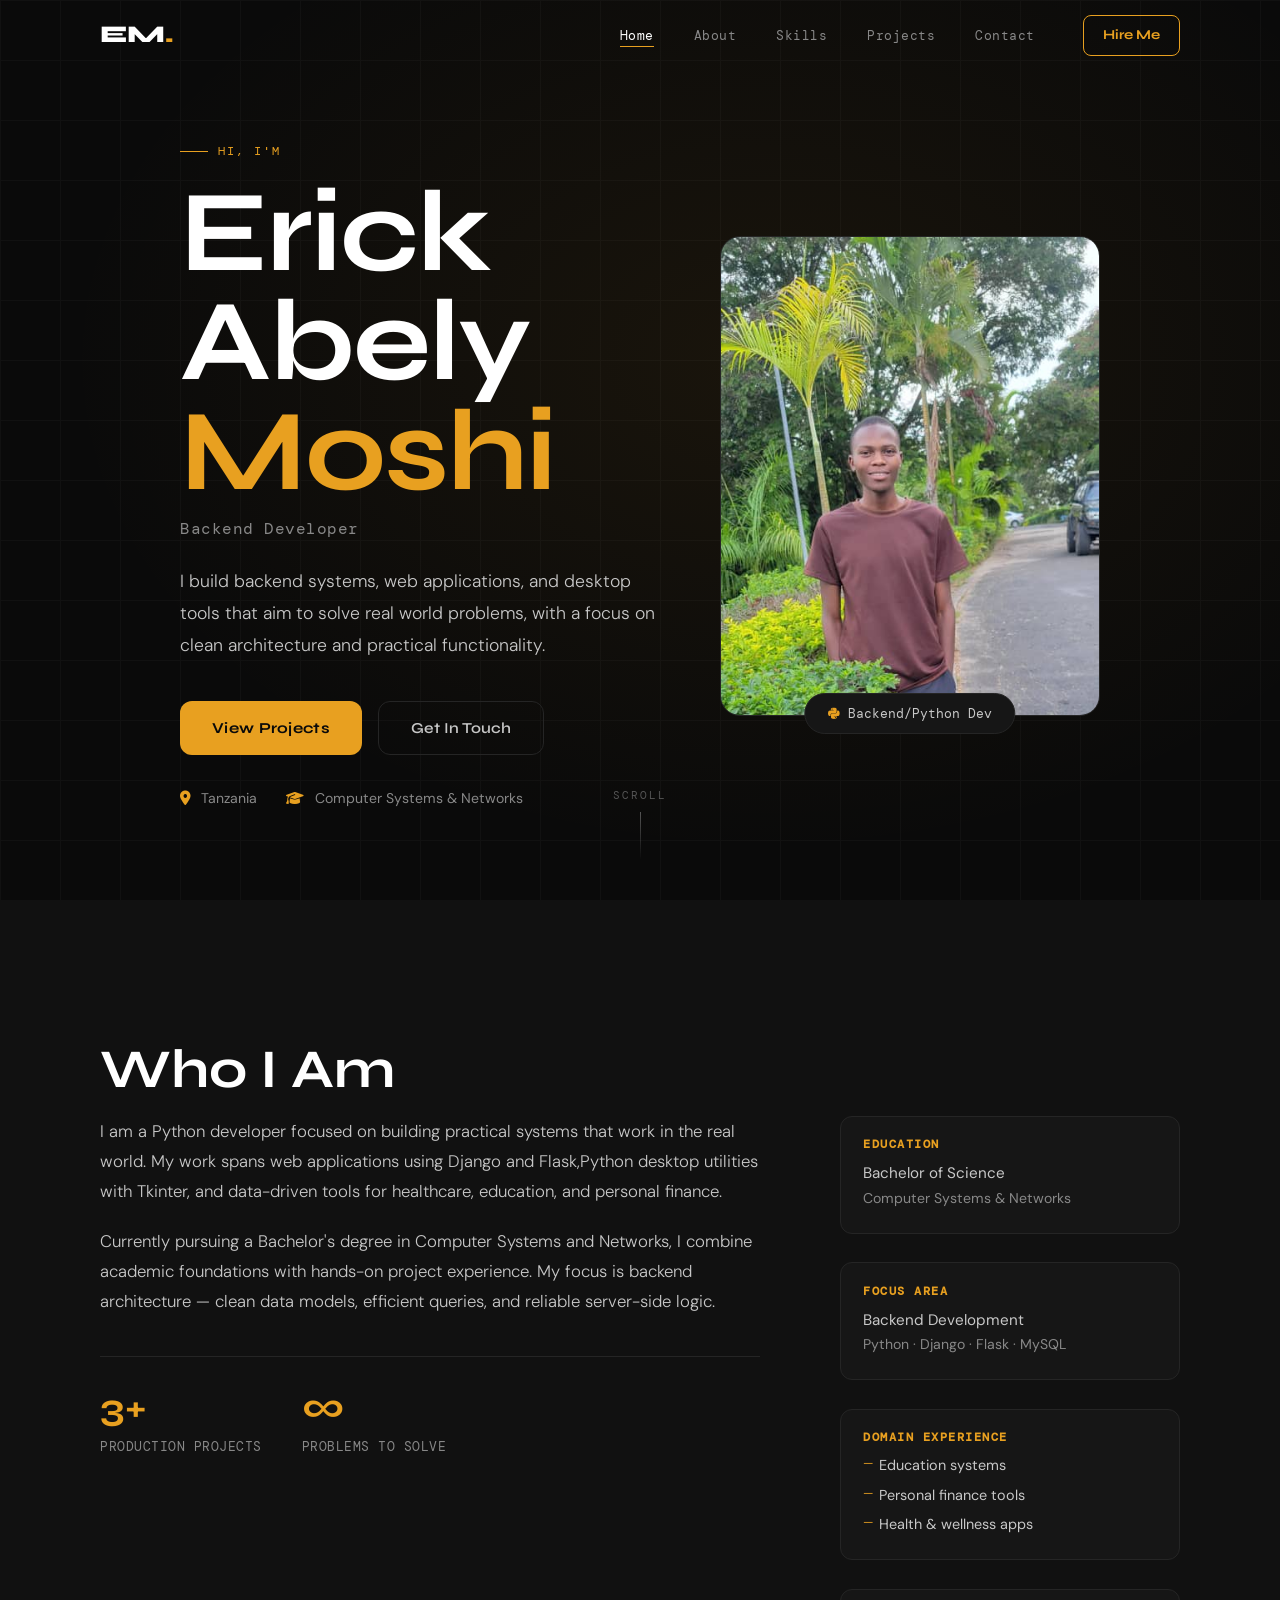
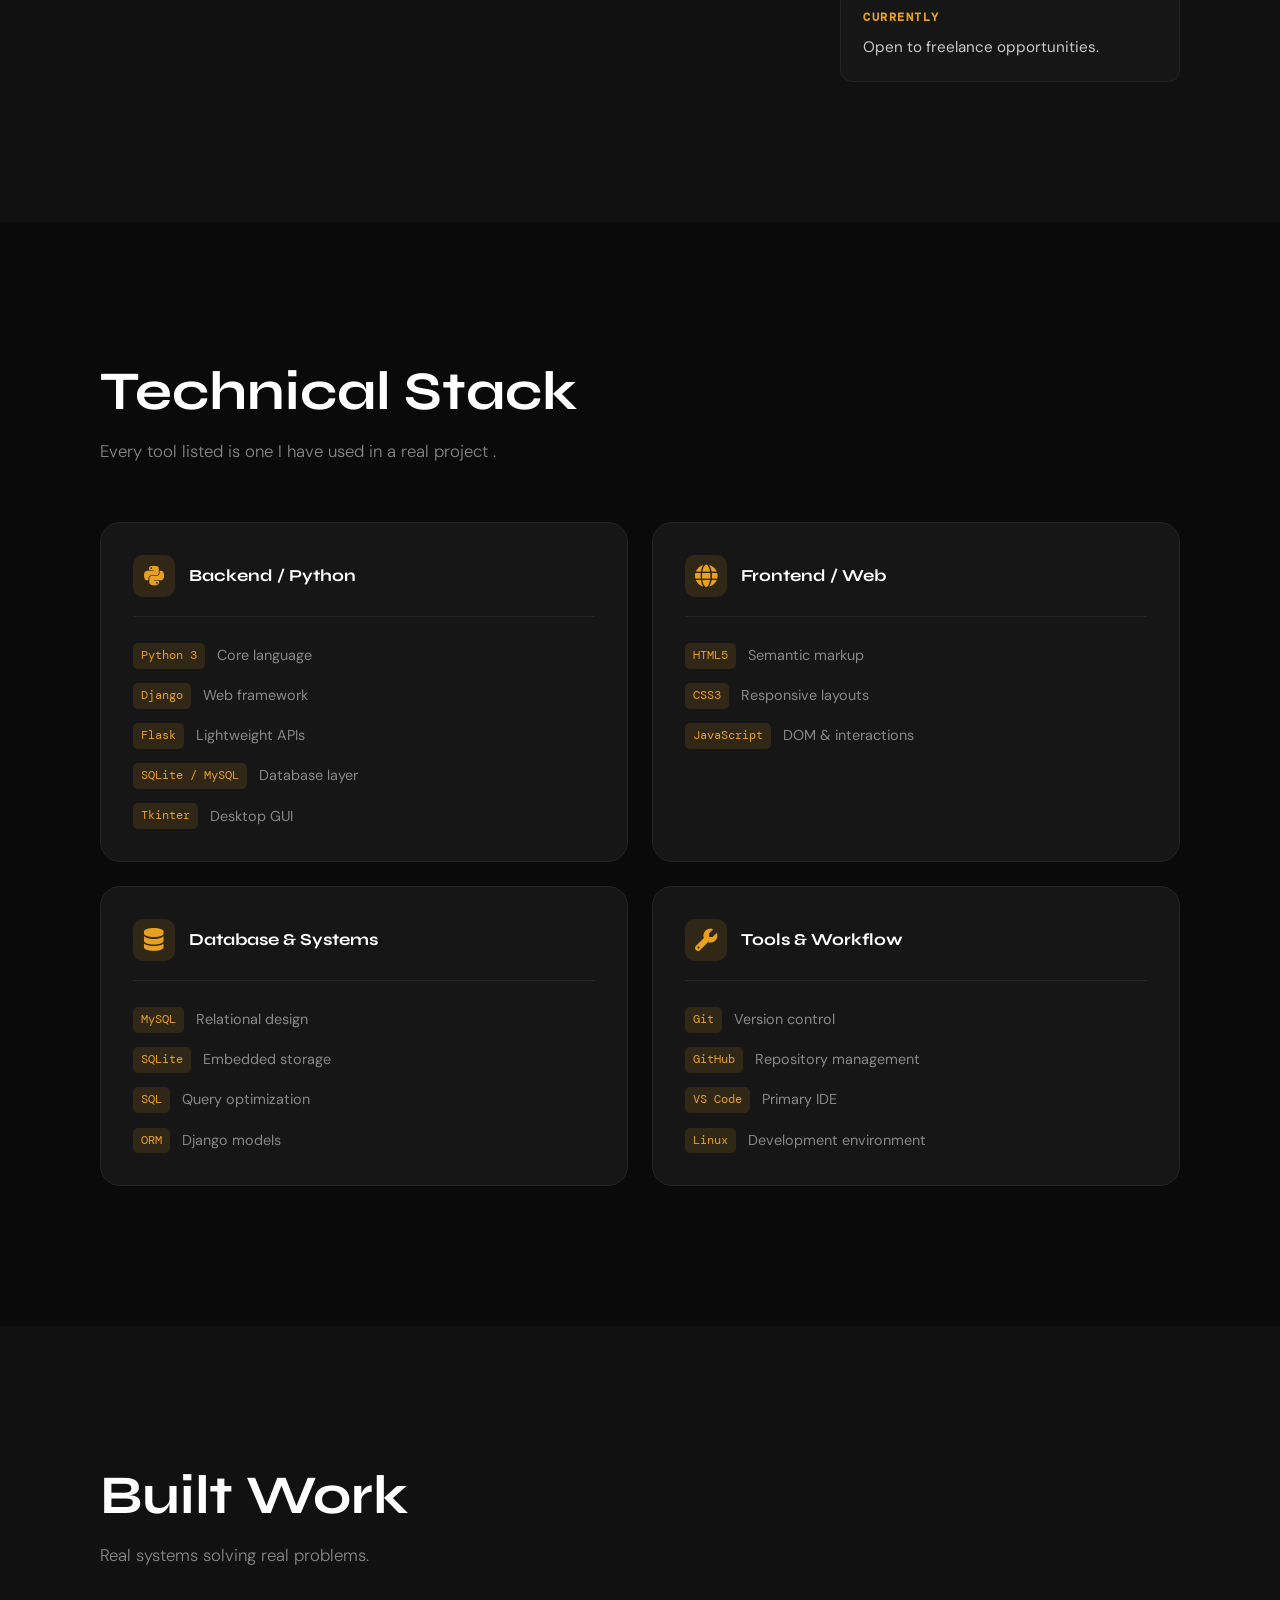
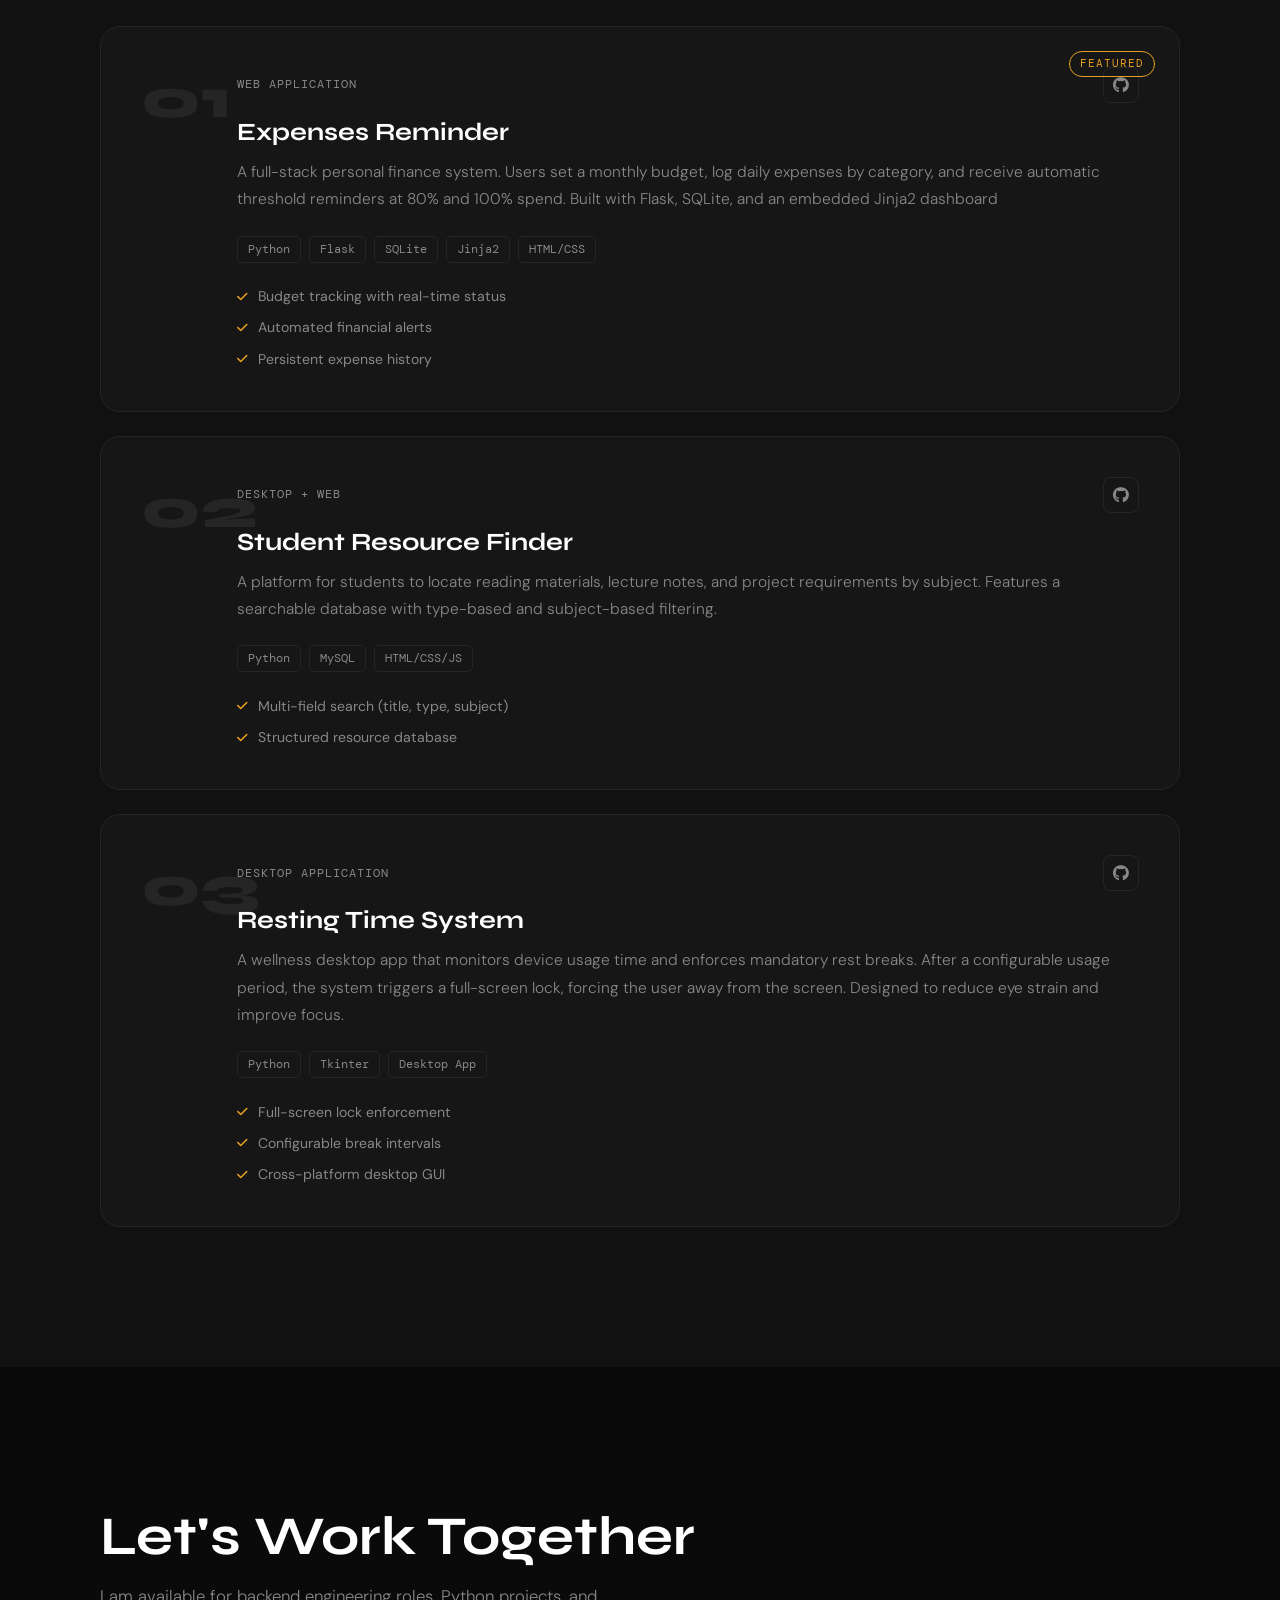
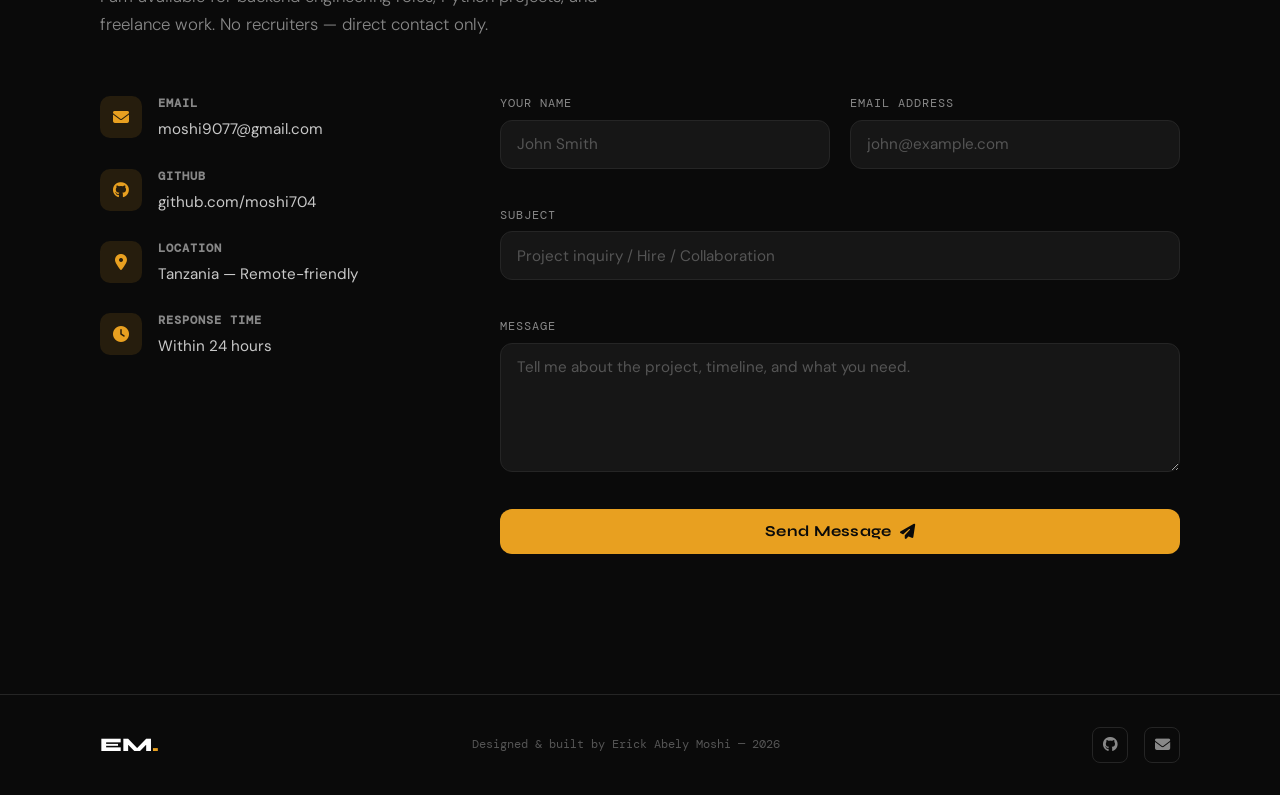
<file: index.html>
<!DOCTYPE html>
<html lang="en">
<head>
  <meta charset="UTF-8" />
  <meta name="viewport" content="width=device-width, initial-scale=1.0" />
  <title>Erick Abely Moshi — Python Developer</title>
  <meta name="description" content="Python Developer specializing in backend systems, web apps, and desktop tools. Available for hire." />
  <meta property="og:title" content="Erick Abely Moshi — Python Developer" />
  <meta property="og:description" content="Backend-focused Python developer building real-world systems." />
  <link rel="preconnect" href="https://fonts.googleapis.com" />
  <link rel="preconnect" href="https://fonts.gstatic.com" crossorigin />
  <link href="https://fonts.googleapis.com/css2?family=Syne:wght@400;500;600;700;800&family=DM+Mono:wght@300;400;500&family=DM+Sans:ital,wght@0,300;0,400;0,500;1,300&display=swap" rel="stylesheet" />
  <link rel="stylesheet" href="https://cdnjs.cloudflare.com/ajax/libs/font-awesome/6.5.0/css/all.min.css" />
  <link rel="stylesheet" href="style.css" />
</head>
<body>

  <!-- NAV -->
  <nav id="nav">
    <div class="nav-inner">
      <a href="#home" class="nav-logo">EM<span>.</span></a>
      <ul class="nav-links" id="nav-links">
        <li><a href="#home" data-nav>Home</a></li>
        <li><a href="#about" data-nav>About</a></li>
        <li><a href="#skills" data-nav>Skills</a></li>
        <li><a href="#projects" data-nav>Projects</a></li>
        <li><a href="#contact" data-nav>Contact</a></li>
      </ul>
      <a href="#contact" class="nav-cta">Hire Me</a>
      <button class="burger" id="burger" aria-label="Toggle menu" aria-expanded="false">
        <span></span><span></span><span></span>
      </button>
    </div>
  </nav>

  <!-- MOBILE MENU OVERLAY -->
  <div class="mobile-overlay" id="mobile-overlay">
    <ul>
      <li><a href="#home" class="mob-link">Home</a></li>
      <li><a href="#about" class="mob-link">About</a></li>
      <li><a href="#skills" class="mob-link">Skills</a></li>
      <li><a href="#projects" class="mob-link">Projects</a></li>
      <li><a href="#contact" class="mob-link">Contact</a></li>
    </ul>
  </div>

  <main>

    <!-- HERO -->
    <section id="home" class="hero">
      <div class="hero-grid">
        <div class="hero-text">
          <p class="hero-tag fade-up" style="--d:0ms">Hi, I'm</p>
          <h1 class="fade-up" style="--d:80ms">
            Erick<br/>Abely<br/><span>Moshi</span>
          </h1>
          <p class="hero-role fade-up" style="--d:160ms">Backend Developer</p>
          <p class="hero-bio fade-up" style="--d:240ms">
            I build backend systems, web applications, and desktop tools that aim to solve real world problems, with a focus on clean architecture and practical functionality.
          <div class="hero-actions fade-up" style="--d:320ms">
            <a href="#projects" class="btn-primary">View Projects</a>
            <a href="#contact" class="btn-ghost">Get In Touch</a>
          </div>
          <div class="hero-meta fade-up" style="--d:400ms">
            <span><i class="fa-solid fa-location-dot"></i> Tanzania</span>
            <span><i class="fa-solid fa-graduation-cap"></i> Computer Systems & Networks</span>
          </div>
        </div>

        <div class="hero-photo fade-up" style="--d:200ms">
          <div class="photo-frame">
           
            <img
              src="my photo.jpeg"
              alt="Erick Abely Moshi"
              id="profile-img"
              onerror="this.parentElement.classList.add('no-photo')"
            />
            <div class="photo-placeholder">
              <i class="fa-solid fa-user"></i>
              <span>Photo<br/>Coming Soon</span>
            </div>
          </div>
          <div class="photo-badge">
            <i class="fa-brands fa-python"></i>
            <span>Backend/Python Dev</span>
          </div>
        </div>
      </div>

      <div class="scroll-cue">
        <span>Scroll</span>
        <div class="scroll-line"></div>
      </div>
    </section>

    <!-- ABOUT -->
    <section id="about" class="about section">
      <div class="container">
  
        <h2 class="section-title reveal">Who I Am</h2>
        <div class="about-grid">
          <div class="about-text reveal">
            <p>
              I am a Python developer focused on building practical systems that work in the real world.
              My work spans web applications using Django and Flask,Python desktop utilities with Tkinter,
              and data-driven tools for healthcare, education, and personal finance.
            </p>
            <p>
              Currently pursuing a Bachelor's degree in Computer Systems and Networks, I combine
              academic foundations with hands-on project experience. My focus is backend architecture —
              clean data models, efficient queries, and reliable server-side logic.
            </p>
     
            <div class="about-stats">
              <div class="stat">
                <strong>3+</strong>
                <span>Production Projects</span>
              </div>
             
              <div class="stat">
                <strong>∞</strong>
                <span>Problems to Solve</span>
              </div>
            </div>
          </div>
          <div class="about-details reveal">
            <div class="detail-block">
              <h4>Education</h4>
              <p>Bachelor of Science<br/><em>Computer Systems & Networks</em></p>
            </div>
            <div class="detail-block">
              <h4>Focus Area</h4>
              <p>Backend Development<br/><em>Python · Django · Flask · MySQL</em></p>
            </div>
            <div class="detail-block">
              <h4>Domain Experience</h4>
              <ul>
                <li>Education systems</li>
                <li>Personal finance tools</li>
                <li>Health & wellness apps</li>
              </ul>
            </div>
            <div class="detail-block">
              <h4>Currently</h4>
              <p>Open to freelance opportunities.</p>
            </div>
          </div>
        </div>
      </div>
    </section>

    <!-- SKILLS -->
    <section id="skills" class="skills section">
      <div class="container">
        <h2 class="section-title reveal">Technical Stack</h2>
        <p class="section-sub reveal">
          Every tool listed is one I have used in a real project .
        </p>
        <div class="skills-grid">

          <div class="skill-card reveal">
            <div class="skill-card-header">
              <i class="fa-brands fa-python"></i>
              <h3>Backend / Python</h3>
            </div>
            <ul class="skill-list">
              <li><span class="tag">Python 3</span> Core language</li>
              <li><span class="tag">Django</span> Web framework</li>
              <li><span class="tag">Flask</span> Lightweight APIs</li>
              <li><span class="tag">SQLite / MySQL</span> Database layer</li>
              <li><span class="tag">Tkinter</span> Desktop GUI</li>
            </ul>
          </div>

          <div class="skill-card reveal">
            <div class="skill-card-header">
              <i class="fa-solid fa-globe"></i>
              <h3>Frontend / Web</h3>
            </div>
            <ul class="skill-list">
              <li><span class="tag">HTML5</span> Semantic markup</li>
              <li><span class="tag">CSS3</span> Responsive layouts</li>
              <li><span class="tag">JavaScript</span> DOM & interactions</li>
            </ul>
          </div>

          <div class="skill-card reveal">
            <div class="skill-card-header">
              <i class="fa-solid fa-database"></i>
              <h3>Database & Systems</h3>
            </div>
            <ul class="skill-list">
              <li><span class="tag">MySQL</span> Relational design</li>
              <li><span class="tag">SQLite</span> Embedded storage</li>
              <li><span class="tag">SQL</span> Query optimization</li>
              <li><span class="tag">ORM</span> Django models</li>
            </ul>
          </div>

          <div class="skill-card reveal">
            <div class="skill-card-header">
              <i class="fa-solid fa-wrench"></i>
              <h3>Tools & Workflow</h3>
            </div>
            <ul class="skill-list">
              <li><span class="tag">Git</span> Version control</li>
              <li><span class="tag">GitHub</span> Repository management</li>
              <li><span class="tag">VS Code</span> Primary IDE</li>
              <li><span class="tag">Linux</span> Development environment</li>
            </ul>
          </div>

        </div>
      </div>
    </section>

    <!-- PROJECTS -->
    <section id="projects" class="projects section">
      <div class="container">
        <h2 class="section-title reveal">Built Work</h2>
        <p class="section-sub reveal">Real systems solving real problems.</p>

        <div class="projects-grid">

          <article class="project-card reveal featured">
            <div class="project-number">01</div>
            <div class="project-body">
              <div class="project-meta">
                <span class="project-type">Web Application</span>
                <div class="project-links">
                  <a href="github.com/moshi704/Resting-Time-System" target="_blank" rel="noopener" aria-label="GitHub">
                    <i class="fa-brands fa-github"></i>
                  </a>
                </div>
              </div>
              <h3>Expenses Reminder</h3>
              <p>
                A full-stack personal finance system. Users set a monthly budget, log daily expenses by category,
                and receive automatic threshold reminders at 80% and 100% spend. Built with Flask, SQLite, and
                an embedded Jinja2 dashboard
              </p>
              <div class="project-stack">
                <span>Python</span>
                <span>Flask</span>
                <span>SQLite</span>
                <span>Jinja2</span>
                <span>HTML/CSS</span>
              </div>
              <div class="project-highlights">
                <div><i class="fa-solid fa-check"></i> Budget tracking with real-time status</div>
                <div><i class="fa-solid fa-check"></i> Automated financial alerts</div>
                <div><i class="fa-solid fa-check"></i> Persistent expense history</div>
              </div>
            </div>
          </article>

          <article class="project-card reveal">
            <div class="project-number">02</div>
            <div class="project-body">
              <div class="project-meta">
                <span class="project-type">Desktop + Web</span>
                <div class="project-links">
                  <a href="https://github.com/moshi704" target="_blank" rel="noopener" aria-label="GitHub">
                    <i class="fa-brands fa-github"></i>
                  </a>
                </div>
              </div>
              <h3>Student Resource Finder</h3>
              <p>
                A platform for students to locate reading materials, lecture notes, and project requirements
                by subject. Features a searchable database with type-based and subject-based filtering.
              </p>
              <div class="project-stack">
                <span>Python</span>
                <span>MySQL</span>
                <span>HTML/CSS/JS</span>
              </div>
              <div class="project-highlights">
                <div><i class="fa-solid fa-check"></i> Multi-field search (title, type, subject)</div>
                <div><i class="fa-solid fa-check"></i> Structured resource database</div>
              </div>
            </div>
          </article>

          <article class="project-card reveal">
            <div class="project-number">03</div>
            <div class="project-body">
              <div class="project-meta">
                <span class="project-type">Desktop Application</span>
                <div class="project-links">
                  <a href="https://github.com/moshi704" target="_blank" rel="noopener" aria-label="GitHub">
                    <i class="fa-brands fa-github"></i>
                  </a>
                </div>
              </div>
              <h3>Resting Time System</h3>
              <p>
                A wellness desktop app that monitors device usage time and enforces mandatory rest breaks.
                After a configurable usage period, the system triggers a full-screen lock, forcing the user
                away from the screen. Designed to reduce eye strain and improve focus.
              </p>
              <div class="project-stack">
                <span>Python</span>
                <span>Tkinter</span>
                <span>Desktop App</span>
              </div>
              <div class="project-highlights">
                <div><i class="fa-solid fa-check"></i> Full-screen lock enforcement</div>
                <div><i class="fa-solid fa-check"></i> Configurable break intervals</div>
                <div><i class="fa-solid fa-check"></i> Cross-platform desktop GUI</div>
              </div>
            </div>
          </article>

        </div>
      </div>
    </section>

    <!-- CONTACT -->
    <section id="contact" class="contact section">
      <div class="container">
        <h2 class="section-title reveal">Let's Work Together</h2>
        <p class="section-sub reveal">
          I am available for backend engineering roles, Python projects, and freelance work.
          No recruiters — direct contact only.
        </p>

        <div class="contact-grid reveal">
          <div class="contact-info">
            <div class="contact-item">
              <i class="fa-solid fa-envelope"></i>
              <div>
                <strong>Email</strong>
                <a href="mailto:moshi9077@gmail.com">moshi9077@gmail.com</a>
              </div>
            </div>
            <div class="contact-item">
              <i class="fa-brands fa-github"></i>
              <div>
                <strong>GitHub</strong>
                <a href="https://github.com/moshi704" target="_blank" rel="noopener">github.com/moshi704</a>
              </div>
            </div>
            <div class="contact-item">
              <i class="fa-solid fa-location-dot"></i>
              <div>
                <strong>Location</strong>
                <span>Tanzania — Remote-friendly</span>
              </div>
            </div>
            <div class="contact-item">
              <i class="fa-solid fa-clock"></i>
              <div>
                <strong>Response Time</strong>
                <span>Within 24 hours</span>
              </div>
            </div>
          </div>

          <form class="contact-form" id="contact-form" novalidate>
            <div class="form-row">
              <div class="form-group">
                <label for="name">Your Name</label>
                <input type="text" id="name" name="name" placeholder="John Smith" required />
                <span class="field-error" id="name-error"></span>
              </div>
              <div class="form-group">
                <label for="email">Email Address</label>
                <input type="email" id="email" name="email" placeholder="john@example.com" required />
                <span class="field-error" id="email-error"></span>
              </div>
            </div>
            <div class="form-group">
              <label for="subject">Subject</label>
              <input type="text" id="subject" name="subject" placeholder="Project inquiry / Hire / Collaboration" required />
              <span class="field-error" id="subject-error"></span>
            </div>
            <div class="form-group">
              <label for="message">Message</label>
              <textarea id="message" name="message" rows="5" placeholder="Tell me about the project, timeline, and what you need." required></textarea>
              <span class="field-error" id="message-error"></span>
            </div>
            <button type="submit" class="btn-primary btn-full" id="submit-btn">
              <span id="btn-text">Send Message</span>
              <i class="fa-solid fa-paper-plane" id="btn-icon"></i>
            </button>
            <div id="form-status" class="form-status" aria-live="polite"></div>
          </form>
        </div>
      </div>
    </section>

  </main>

  <footer>
    <div class="container footer-inner">
      <span class="footer-logo">EM<span>.</span></span>
      <p>Designed & built by Erick Abely Moshi — 2026</p>
      <div class="footer-links">
        <a href="https://github.com/moshi704" target="_blank" rel="noopener"><i class="fa-brands fa-github"></i></a>
        <a href="mailto:moshi9077@gmail.com"><i class="fa-solid fa-envelope"></i></a>
      </div>
    </div>
  </footer>

  <div id="back-to-top" aria-label="Back to top">
    <i class="fa-solid fa-arrow-up"></i>
  </div>

  <script src="script.js"></script>
</body>
</html>
</file>
<file: style.css>
:root {
  --black:       #0a0a0a;
  --off-black:   #111111;
  --panel:       #161616;
  --border:      #252525;
  --border-soft: #1e1e1e;
  --muted:       #555555;
  --text-dim:    #888888;
  --text:        #c8c8c8;
  --text-bright: #f0f0f0;
  --white:       #ffffff;

  --accent:      #e8a020;
  --accent-dim:  rgba(232, 160, 32, 0.12);
  --accent-glow: rgba(232, 160, 32, 0.25);

  --nav-h:       72px;
  --section-gap: 140px;
  --radius:      12px;
  --radius-lg:   20px;

  --ease-out: cubic-bezier(0.16, 1, 0.3, 1);
  --ease-in:  cubic-bezier(0.7, 0, 0.84, 0);
}

/* RESET  */
*, *::before, *::after { box-sizing: border-box; margin: 0; padding: 0; }

html {
  scroll-behavior: smooth;
  font-size: 16px;
}

body {
  font-family: 'DM Sans', sans-serif;
  background: var(--black);
  color: var(--text);
  line-height: 1.65;
  overflow-x: hidden;
  -webkit-font-smoothing: antialiased;
}

img { display: block; max-width: 100%; }
a { text-decoration: none; color: inherit; }
ul { list-style: none; }
button { font-family: inherit; cursor: pointer; border: none; background: none; }
input, textarea { font-family: inherit; }

/* TYPOGRAPHY */
h1, h2, h3, h4, .nav-logo, .footer-logo {
  font-family: 'Syne', sans-serif;
  font-weight: 700;
  line-height: 1.1;
  color: var(--white);
}

/*  UTILITIES  */
.container {
  max-width: 1160px;
  margin: 0 auto;
  padding: 0 40px;
}

.section {
  padding: var(--section-gap) 0;
}

.section-label {
  font-family: 'DM Mono', monospace;
  font-size: 0.78rem;
  color: var(--accent);
  letter-spacing: 2px;
  text-transform: uppercase;
  margin-bottom: 1.2rem;
}

.section-title {
  font-size: clamp(2.2rem, 5vw, 3.4rem);
  color: var(--white);
  margin-bottom: 1rem;
}

.section-sub {
  font-size: 1.05rem;
  color: var(--text-dim);
  max-width: 540px;
  margin-bottom: 3.5rem;
  font-weight: 300;
}

/*  BUTTONS  */
.btn-primary {
  display: inline-flex;
  align-items: center;
  gap: 0.5rem;
  background: var(--accent);
  color: var(--black);
  font-family: 'Syne', sans-serif;
  font-weight: 700;
  font-size: 0.95rem;
  padding: 0.85rem 2rem;
  border-radius: var(--radius);
  transition: opacity 0.2s, transform 0.2s var(--ease-out), box-shadow 0.3s;
  letter-spacing: 0.3px;
}

.btn-primary:hover {
  opacity: 0.9;
  transform: translateY(-2px);
  box-shadow: 0 12px 32px var(--accent-glow);
  color: var(--black);
}

.btn-ghost {
  display: inline-flex;
  align-items: center;
  gap: 0.5rem;
  border: 1px solid var(--border);
  color: var(--text);
  font-family: 'Syne', sans-serif;
  font-weight: 600;
  font-size: 0.95rem;
  padding: 0.85rem 2rem;
  border-radius: var(--radius);
  transition: border-color 0.2s, color 0.2s, transform 0.2s var(--ease-out);
}

.btn-ghost:hover {
  border-color: var(--accent);
  color: var(--accent);
  transform: translateY(-2px);
}

.btn-full { width: 100%; justify-content: center; }

/*  NAV  */
#nav {
  position: fixed;
  top: 0;
  left: 0;
  right: 0;
  z-index: 1000;
  height: var(--nav-h);
  border-bottom: 1px solid transparent;
  transition: background 0.4s, border-color 0.4s, backdrop-filter 0.4s;
}

#nav.scrolled {
  background: rgba(10, 10, 10, 0.9);
  backdrop-filter: blur(20px);
  -webkit-backdrop-filter: blur(20px);
  border-bottom-color: var(--border);
}

.nav-inner {
  max-width: 1160px;
  margin: 0 auto;
  padding: 0 40px;
  height: 100%;
  display: flex;
  align-items: center;
  gap: 3rem;
}

.nav-logo {
  font-size: 1.5rem;
  font-weight: 800;
  color: var(--white);
  margin-right: auto;
}

.nav-logo span { color: var(--accent); }

.nav-links {
  display: flex;
  gap: 2.5rem;
}

.nav-links a {
  font-family: 'DM Mono', monospace;
  font-size: 0.82rem;
  color: var(--text-dim);
  letter-spacing: 0.5px;
  transition: color 0.2s;
  position: relative;
}

.nav-links a::after {
  content: '';
  position: absolute;
  bottom: -3px;
  left: 0;
  width: 0;
  height: 1px;
  background: var(--accent);
  transition: width 0.3s var(--ease-out);
}

.nav-links a:hover,
.nav-links a.active { color: var(--white); }

.nav-links a:hover::after,
.nav-links a.active::after { width: 100%; }

.nav-cta {
  font-family: 'Syne', sans-serif;
  font-weight: 700;
  font-size: 0.85rem;
  color: var(--accent);
  border: 1px solid var(--accent);
  padding: 0.5rem 1.2rem;
  border-radius: 8px;
  transition: background 0.2s, color 0.2s;
}

.nav-cta:hover {
  background: var(--accent);
  color: var(--black);
}

.burger {
  display: none;
  flex-direction: column;
  gap: 5px;
  padding: 6px;
}

.burger span {
  display: block;
  width: 22px;
  height: 2px;
  background: var(--text);
  border-radius: 2px;
  transition: all 0.35s var(--ease-out);
  transform-origin: center;
}

/*  MOBILE OVERLAY  */
.mobile-overlay {
  position: fixed;
  inset: 0;
  z-index: 999;
  background: var(--off-black);
  display: flex;
  align-items: center;
  justify-content: center;
  opacity: 0;
  pointer-events: none;
  transition: opacity 0.4s var(--ease-out);
}

.mobile-overlay.open {
  opacity: 1;
  pointer-events: all;
}

.mobile-overlay ul {
  display: flex;
  flex-direction: column;
  align-items: center;
  gap: 2.5rem;
}

.mobile-overlay a {
  font-family: 'Syne', sans-serif;
  font-size: 2.2rem;
  font-weight: 800;
  color: var(--text-dim);
  transition: color 0.2s;
}

.mobile-overlay a:hover { color: var(--accent); }

/* SCROLL REVEAl */
.fade-up {
  opacity: 0;
  transform: translateY(28px);
  animation: fadeUp 0.9s var(--ease-out) both;
  animation-delay: var(--d, 0ms);
}

@keyframes fadeUp {
  to { opacity: 1; transform: translateY(0); }
}

.reveal {
  opacity: 0;
  transform: translateY(32px);
  transition: opacity 0.8s var(--ease-out), transform 0.8s var(--ease-out);
}

.reveal.visible {
  opacity: 1;
  transform: none;
}

/*  HERO */
.hero {
  min-height: 100vh;
  display: flex;
  flex-direction: column;
  justify-content: center;
  padding: calc(var(--nav-h) + 60px) 0 80px;
  position: relative;
  overflow: hidden;
}

/* Subtle grid background */
.hero::before {
  content: '';
  position: absolute;
  inset: 0;
  background-image:
    linear-gradient(var(--border-soft) 1px, transparent 1px),
    linear-gradient(90deg, var(--border-soft) 1px, transparent 1px);
  background-size: 60px 60px;
  opacity: 0.35;
  pointer-events: none;
}

/* Top fade mask on grid */
.hero::after {
  content: '';
  position: absolute;
  inset: 0;
  background: radial-gradient(ellipse at 60% 40%, rgba(232,160,32,0.07) 0%, transparent 65%);
  pointer-events: none;
}

.hero-grid {
  max-width: 1160px;
  margin: 0 auto;
  padding: 0 40px;
  display: grid;
  grid-template-columns: 1fr 380px;
  gap: 60px;
  align-items: center;
  position: relative;
  z-index: 1;
}

.hero-tag {
  font-family: 'DM Mono', monospace;
  font-size: 0.78rem;
  color: var(--accent);
  letter-spacing: 2px;
  text-transform: uppercase;
  display: flex;
  align-items: center;
  gap: 0.6rem;
}

.hero-tag::before {
  content: '';
  width: 28px;
  height: 1px;
  background: var(--accent);
}

.hero h1 {
  font-size: clamp(4rem, 9vw, 7.5rem);
  letter-spacing: -2px;
  line-height: 0.95;
  margin: 1rem 0 0.6rem;
}

.hero h1 span { color: var(--accent); }

.hero-role {
  font-family: 'DM Mono', monospace;
  font-size: 1rem;
  color: var(--text-dim);
  margin-bottom: 1.5rem;
  letter-spacing: 0.5px;
}

.hero-bio {
  font-size: 1.1rem;
  color: var(--text);
  max-width: 480px;
  font-weight: 300;
  margin-bottom: 2.5rem;
  line-height: 1.8;
}

.hero-actions {
  display: flex;
  gap: 1rem;
  flex-wrap: wrap;
  margin-bottom: 2rem;
}

.hero-meta {
  display: flex;
  gap: 1.8rem;
  font-size: 0.88rem;
  color: var(--text-dim);
  flex-wrap: wrap;
}

.hero-meta i { color: var(--accent); margin-right: 0.4rem; }

/* Photo frame */
.hero-photo { position: relative; }

.photo-frame {
  width: 100%;
  aspect-ratio: 3/4;
  max-height: 480px;
  border-radius: var(--radius-lg);
  background: var(--panel);
  border: 1px solid var(--border);
  overflow: hidden;
  position: relative;
}

.photo-frame img {
  width: 100%;
  height: 100%;
  object-fit: cover;
  object-position: top center;
  display: block;
  transition: opacity 0.4s;
}

/* When img fails to load */
.photo-frame.no-photo img { opacity: 0; }
.photo-frame.no-photo .photo-placeholder { opacity: 1; }

.photo-placeholder {
  position: absolute;
  inset: 0;
  display: flex;
  flex-direction: column;
  align-items: center;
  justify-content: center;
  gap: 1rem;
  opacity: 0;
  transition: opacity 0.3s;
}

/* Show placeholder by default until image loads */
.photo-frame:not(.no-photo) .photo-placeholder { display: none; }

.photo-placeholder i {
  font-size: 3.5rem;
  color: var(--border);
}

.photo-placeholder span {
  font-family: 'DM Mono', monospace;
  font-size: 0.75rem;
  color: var(--muted);
  text-align: center;
  letter-spacing: 1px;
  text-transform: uppercase;
}

.photo-badge {
  position: absolute;
  bottom: -18px;
  left: 50%;
  transform: translateX(-50%);
  background: var(--panel);
  border: 1px solid var(--border);
  border-radius: 50px;
  padding: 0.55rem 1.4rem;
  display: flex;
  align-items: center;
  gap: 0.6rem;
  font-family: 'DM Mono', monospace;
  font-size: 0.8rem;
  color: var(--text);
  white-space: nowrap;
}

.photo-badge i { color: var(--accent); }

/* scroll cue */
.scroll-cue {
  position: absolute;
  bottom: 40px;
  left: 50%;
  transform: translateX(-50%);
  display: flex;
  flex-direction: column;
  align-items: center;
  gap: 8px;
  z-index: 1;
}

.scroll-cue span {
  font-family: 'DM Mono', monospace;
  font-size: 0.7rem;
  color: var(--muted);
  letter-spacing: 2px;
  text-transform: uppercase;
}

.scroll-line {
  width: 1px;
  height: 48px;
  background: linear-gradient(to bottom, var(--muted), transparent);
  animation: scrollBob 2.5s ease-in-out infinite;
}

@keyframes scrollBob {
  0%, 100% { opacity: 0.4; transform: scaleY(1); }
  50% { opacity: 1; transform: scaleY(1.15); }
}

/*  ABOUT  */
.about { background: var(--off-black); }

.about-grid {
  display: grid;
  grid-template-columns: 1fr 340px;
  gap: 80px;
  align-items: start;
}

.about-text p {
  margin-bottom: 1.2rem;
  font-size: 1.05rem;
  color: var(--text);
  font-weight: 300;
  line-height: 1.8;
}

.about-stats {
  display: flex;
  gap: 2.5rem;
  margin-top: 2.5rem;
  padding-top: 2rem;
  border-top: 1px solid var(--border);
  flex-wrap: wrap;
}

.stat strong {
  display: block;
  font-family: 'Syne', sans-serif;
  font-size: 2.4rem;
  color: var(--accent);
  line-height: 1;
  margin-bottom: 0.3rem;
}

.stat span {
  font-size: 0.8rem;
  color: var(--text-dim);
  font-family: 'DM Mono', monospace;
  text-transform: uppercase;
  letter-spacing: 0.5px;
}

.about-details {
  display: flex;
  flex-direction: column;
  gap: 1.8rem;
}

.detail-block {
  padding: 1.4rem;
  background: var(--panel);
  border: 1px solid var(--border);
  border-radius: var(--radius);
}

.detail-block h4 {
  font-size: 0.72rem;
  font-family: 'DM Mono', monospace;
  color: var(--accent);
  text-transform: uppercase;
  letter-spacing: 1.5px;
  margin-bottom: 0.6rem;
}

.detail-block p {
  font-size: 0.95rem;
  color: var(--text);
  line-height: 1.6;
}

.detail-block em {
  color: var(--text-dim);
  font-style: normal;
  font-size: 0.88rem;
}

.detail-block ul { display: flex; flex-direction: column; gap: 0.35rem; }

.detail-block li {
  font-size: 0.9rem;
  color: var(--text);
  padding-left: 1rem;
  position: relative;
}

.detail-block li::before {
  content: '—';
  position: absolute;
  left: 0;
  color: var(--accent);
  font-size: 0.75rem;
}

/* SKILLS  */
.skills-grid {
  display: grid;
  grid-template-columns: repeat(2, 1fr);
  gap: 1.5rem;
}

.skill-card {
  background: var(--panel);
  border: 1px solid var(--border);
  border-radius: var(--radius-lg);
  padding: 2rem;
  transition: border-color 0.3s, transform 0.3s var(--ease-out);
}

.skill-card:hover {
  border-color: var(--accent);
  transform: translateY(-4px);
}

.skill-card-header {
  display: flex;
  align-items: center;
  gap: 0.9rem;
  margin-bottom: 1.6rem;
  padding-bottom: 1.2rem;
  border-bottom: 1px solid var(--border);
}

.skill-card-header i {
  font-size: 1.4rem;
  color: var(--accent);
  width: 42px;
  height: 42px;
  display: flex;
  align-items: center;
  justify-content: center;
  background: var(--accent-dim);
  border-radius: 10px;
  flex-shrink: 0;
}

.skill-card-header h3 {
  font-size: 1.05rem;
  color: var(--white);
}

.skill-list {
  display: flex;
  flex-direction: column;
  gap: 0.9rem;
}

.skill-list li {
  display: flex;
  align-items: center;
  gap: 0.75rem;
  font-size: 0.9rem;
  color: var(--text-dim);
}

.tag {
  font-family: 'DM Mono', monospace;
  font-size: 0.75rem;
  color: var(--accent);
  background: var(--accent-dim);
  padding: 3px 8px;
  border-radius: 5px;
  white-space: nowrap;
  flex-shrink: 0;
}

/*  PROJECTS  */
.projects { background: var(--off-black); }

.projects-grid {
  display: flex;
  flex-direction: column;
  gap: 1.5rem;
}

.project-card {
  background: var(--panel);
  border: 1px solid var(--border);
  border-radius: var(--radius-lg);
  padding: 2.5rem;
  display: grid;
  grid-template-columns: 64px 1fr;
  gap: 2rem;
  transition: border-color 0.3s, transform 0.35s var(--ease-out), box-shadow 0.35s;
}

.project-card:hover {
  border-color: var(--accent);
  transform: translateY(-4px);
  box-shadow: 0 20px 60px rgba(0, 0, 0, 0.4);
}

.project-card.featured {
  border-color: var(--border);
  position: relative;
}

.project-card.featured::before {
  content: 'Featured';
  position: absolute;
  top: 1.5rem;
  right: 1.5rem;
  font-family: 'DM Mono', monospace;
  font-size: 0.68rem;
  color: var(--accent);
  border: 1px solid var(--accent);
  padding: 3px 10px;
  border-radius: 50px;
  letter-spacing: 1px;
  text-transform: uppercase;
}

.project-number {
  font-family: 'Syne', sans-serif;
  font-size: 3.5rem;
  font-weight: 800;
  color: var(--border);
  line-height: 1;
  padding-top: 4px;
}

.project-meta {
  display: flex;
  justify-content: space-between;
  align-items: center;
  margin-bottom: 1rem;
}

.project-type {
  font-family: 'DM Mono', monospace;
  font-size: 0.72rem;
  color: var(--text-dim);
  text-transform: uppercase;
  letter-spacing: 1px;
}

.project-links a {
  width: 36px;
  height: 36px;
  display: flex;
  align-items: center;
  justify-content: center;
  border: 1px solid var(--border);
  border-radius: 8px;
  color: var(--text-dim);
  font-size: 1rem;
  transition: border-color 0.2s, color 0.2s;
}

.project-links a:hover {
  border-color: var(--accent);
  color: var(--accent);
}

.project-body h3 {
  font-size: 1.55rem;
  color: var(--white);
  margin-bottom: 0.8rem;
}

.project-body p {
  font-size: 0.97rem;
  color: var(--text-dim);
  line-height: 1.75;
  font-weight: 300;
  margin-bottom: 1.4rem;
}

.project-stack {
  display: flex;
  flex-wrap: wrap;
  gap: 0.5rem;
  margin-bottom: 1.4rem;
}

.project-stack span {
  font-family: 'DM Mono', monospace;
  font-size: 0.72rem;
  color: var(--text-dim);
  border: 1px solid var(--border);
  padding: 3px 10px;
  border-radius: 5px;
}

.project-highlights {
  display: flex;
  flex-direction: column;
  gap: 0.5rem;
}

.project-highlights div {
  font-size: 0.88rem;
  color: var(--text-dim);
  display: flex;
  align-items: center;
  gap: 0.6rem;
}

.project-highlights i {
  color: var(--accent);
  font-size: 0.75rem;
}

/*  CONTACT  */
.contact-grid {
  display: grid;
  grid-template-columns: 340px 1fr;
  gap: 60px;
  align-items: start;
}

.contact-info {
  display: flex;
  flex-direction: column;
  gap: 1.5rem;
}

.contact-item {
  display: flex;
  gap: 1rem;
  align-items: flex-start;
}

.contact-item > i {
  width: 42px;
  height: 42px;
  flex-shrink: 0;
  background: var(--accent-dim);
  color: var(--accent);
  border-radius: 10px;
  display: flex;
  align-items: center;
  justify-content: center;
  font-size: 1rem;
  margin-top: 2px;
}

.contact-item div {
  display: flex;
  flex-direction: column;
  gap: 0.2rem;
}

.contact-item strong {
  font-size: 0.75rem;
  font-family: 'DM Mono', monospace;
  color: var(--text-dim);
  text-transform: uppercase;
  letter-spacing: 1px;
}

.contact-item a,
.contact-item span {
  font-size: 0.95rem;
  color: var(--text);
  transition: color 0.2s;
}

.contact-item a:hover { color: var(--accent); }

/* Contact Form */
.contact-form {
  display: flex;
  flex-direction: column;
  gap: 1.2rem;
}

.form-row {
  display: grid;
  grid-template-columns: 1fr 1fr;
  gap: 1.2rem;
}

.form-group {
  display: flex;
  flex-direction: column;
  gap: 0.4rem;
}

.form-group label {
  font-family: 'DM Mono', monospace;
  font-size: 0.72rem;
  color: var(--text-dim);
  text-transform: uppercase;
  letter-spacing: 1px;
}

.form-group input,
.form-group textarea {
  background: var(--panel);
  border: 1px solid var(--border);
  border-radius: var(--radius);
  padding: 0.85rem 1rem;
  font-size: 0.95rem;
  color: var(--text-bright);
  outline: none;
  transition: border-color 0.2s, box-shadow 0.2s;
  resize: vertical;
}

.form-group input::placeholder,
.form-group textarea::placeholder {
  color: var(--muted);
}

.form-group input:focus,
.form-group textarea:focus {
  border-color: var(--accent);
  box-shadow: 0 0 0 3px var(--accent-glow);
}

.form-group input.error,
.form-group textarea.error {
  border-color: #ef4444;
}

.field-error {
  font-family: 'DM Mono', monospace;
  font-size: 0.7rem;
  color: #ef4444;
  min-height: 1em;
}

.form-status {
  font-size: 0.9rem;
  text-align: center;
  padding: 0.75rem;
  border-radius: var(--radius);
  display: none;
}

.form-status.success {
  display: block;
  background: rgba(16, 185, 129, 0.1);
  border: 1px solid rgba(16, 185, 129, 0.3);
  color: #10b981;
}

.form-status.error {
  display: block;
  background: rgba(239, 68, 68, 0.1);
  border: 1px solid rgba(239, 68, 68, 0.3);
  color: #ef4444;
}

/*  FOOTER  */
footer {
  border-top: 1px solid var(--border);
  padding: 2rem 0;
}

.footer-inner {
  display: flex;
  align-items: center;
  justify-content: space-between;
  gap: 1.5rem;
  flex-wrap: wrap;
}

.footer-logo { font-size: 1.2rem; font-weight: 800; }
.footer-logo span { color: var(--accent); }

footer p {
  font-family: 'DM Mono', monospace;
  font-size: 0.75rem;
  color: var(--muted);
}

.footer-links {
  display: flex;
  gap: 1rem;
}

.footer-links a {
  width: 36px;
  height: 36px;
  display: flex;
  align-items: center;
  justify-content: center;
  border: 1px solid var(--border);
  border-radius: 8px;
  color: var(--text-dim);
  font-size: 0.95rem;
  transition: border-color 0.2s, color 0.2s;
}

.footer-links a:hover {
  border-color: var(--accent);
  color: var(--accent);
}

/*  BACK TO TOP  */
#back-to-top {
  position: fixed;
  bottom: 32px;
  right: 32px;
  width: 44px;
  height: 44px;
  background: var(--panel);
  border: 1px solid var(--border);
  border-radius: 10px;
  display: flex;
  align-items: center;
  justify-content: center;
  color: var(--text-dim);
  font-size: 0.9rem;
  cursor: pointer;
  opacity: 0;
  pointer-events: none;
  transform: translateY(12px);
  transition: all 0.3s var(--ease-out);
  z-index: 900;
}

#back-to-top.visible {
  opacity: 1;
  pointer-events: all;
  transform: none;
}

#back-to-top:hover {
  border-color: var(--accent);
  color: var(--accent);
}

/*  RESPONSIVE  */
@media (max-width: 900px) {
  :root { --section-gap: 100px; }

  .nav-links, .nav-cta { display: none; }
  .burger { display: flex; }

  .hero-grid {
    grid-template-columns: 1fr;
    text-align: left;
    gap: 50px;
  }

  .hero-photo {
    order: -1;
    max-width: 280px;
    margin: 0 auto;
  }

  .photo-frame { max-height: 340px; }

  .about-grid { grid-template-columns: 1fr; gap: 40px; }
  .skills-grid { grid-template-columns: 1fr; }
  .contact-grid { grid-template-columns: 1fr; gap: 40px; }

  .project-card {
    grid-template-columns: 1fr;
    gap: 1rem;
  }

  .project-number { font-size: 2rem; }
}

@media (max-width: 640px) {
  .container { padding: 0 20px; }

  .hero-grid { padding: 0 20px; }

  .form-row { grid-template-columns: 1fr; }

  .about-stats { gap: 1.5rem; }

  .footer-inner { flex-direction: column; text-align: center; }

  .project-card.featured::before { display: none; }

  #back-to-top { bottom: 20px; right: 20px; }
}

/*  BURGER ACTIVE STATE  */
.burger.open span:nth-child(1) { transform: translateY(7px) rotate(45deg); }
.burger.open span:nth-child(2) { opacity: 0; }
.burger.open span:nth-child(3) { transform: translateY(-7px) rotate(-45deg); }
</file>
